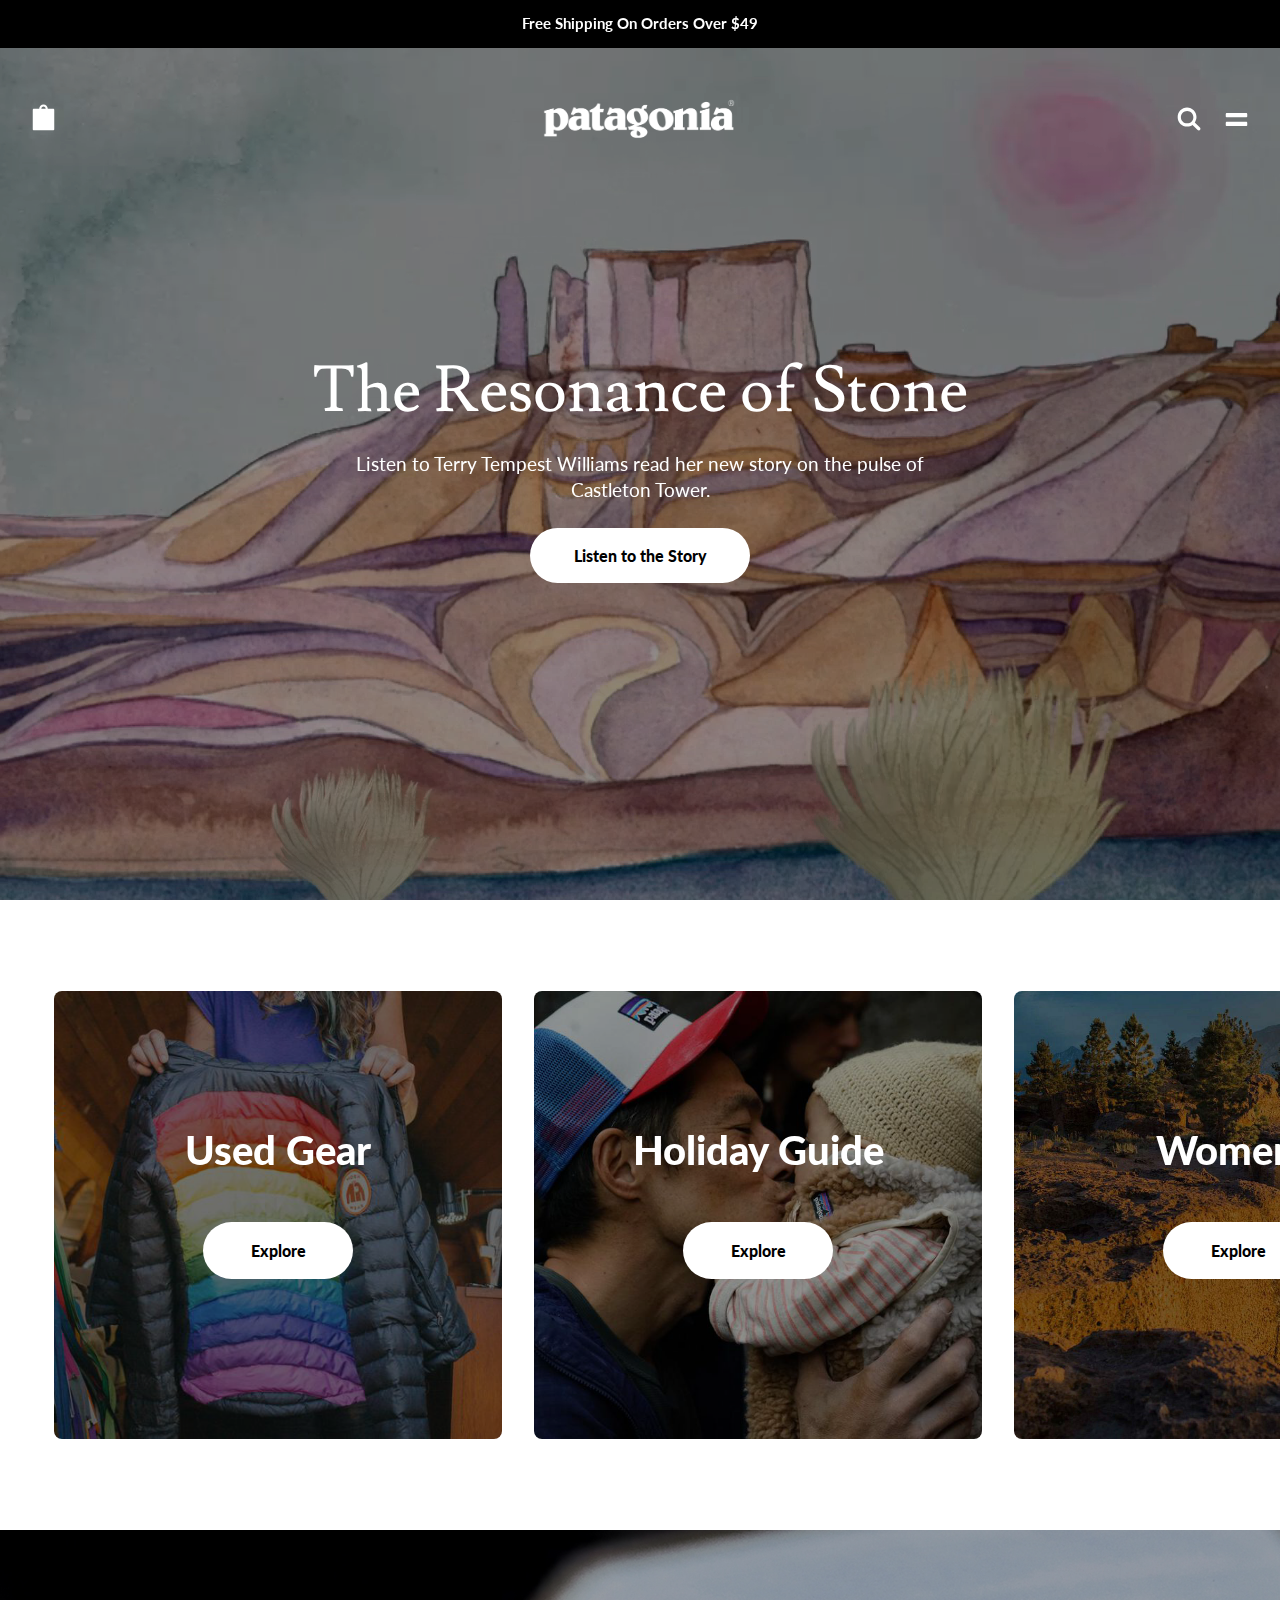
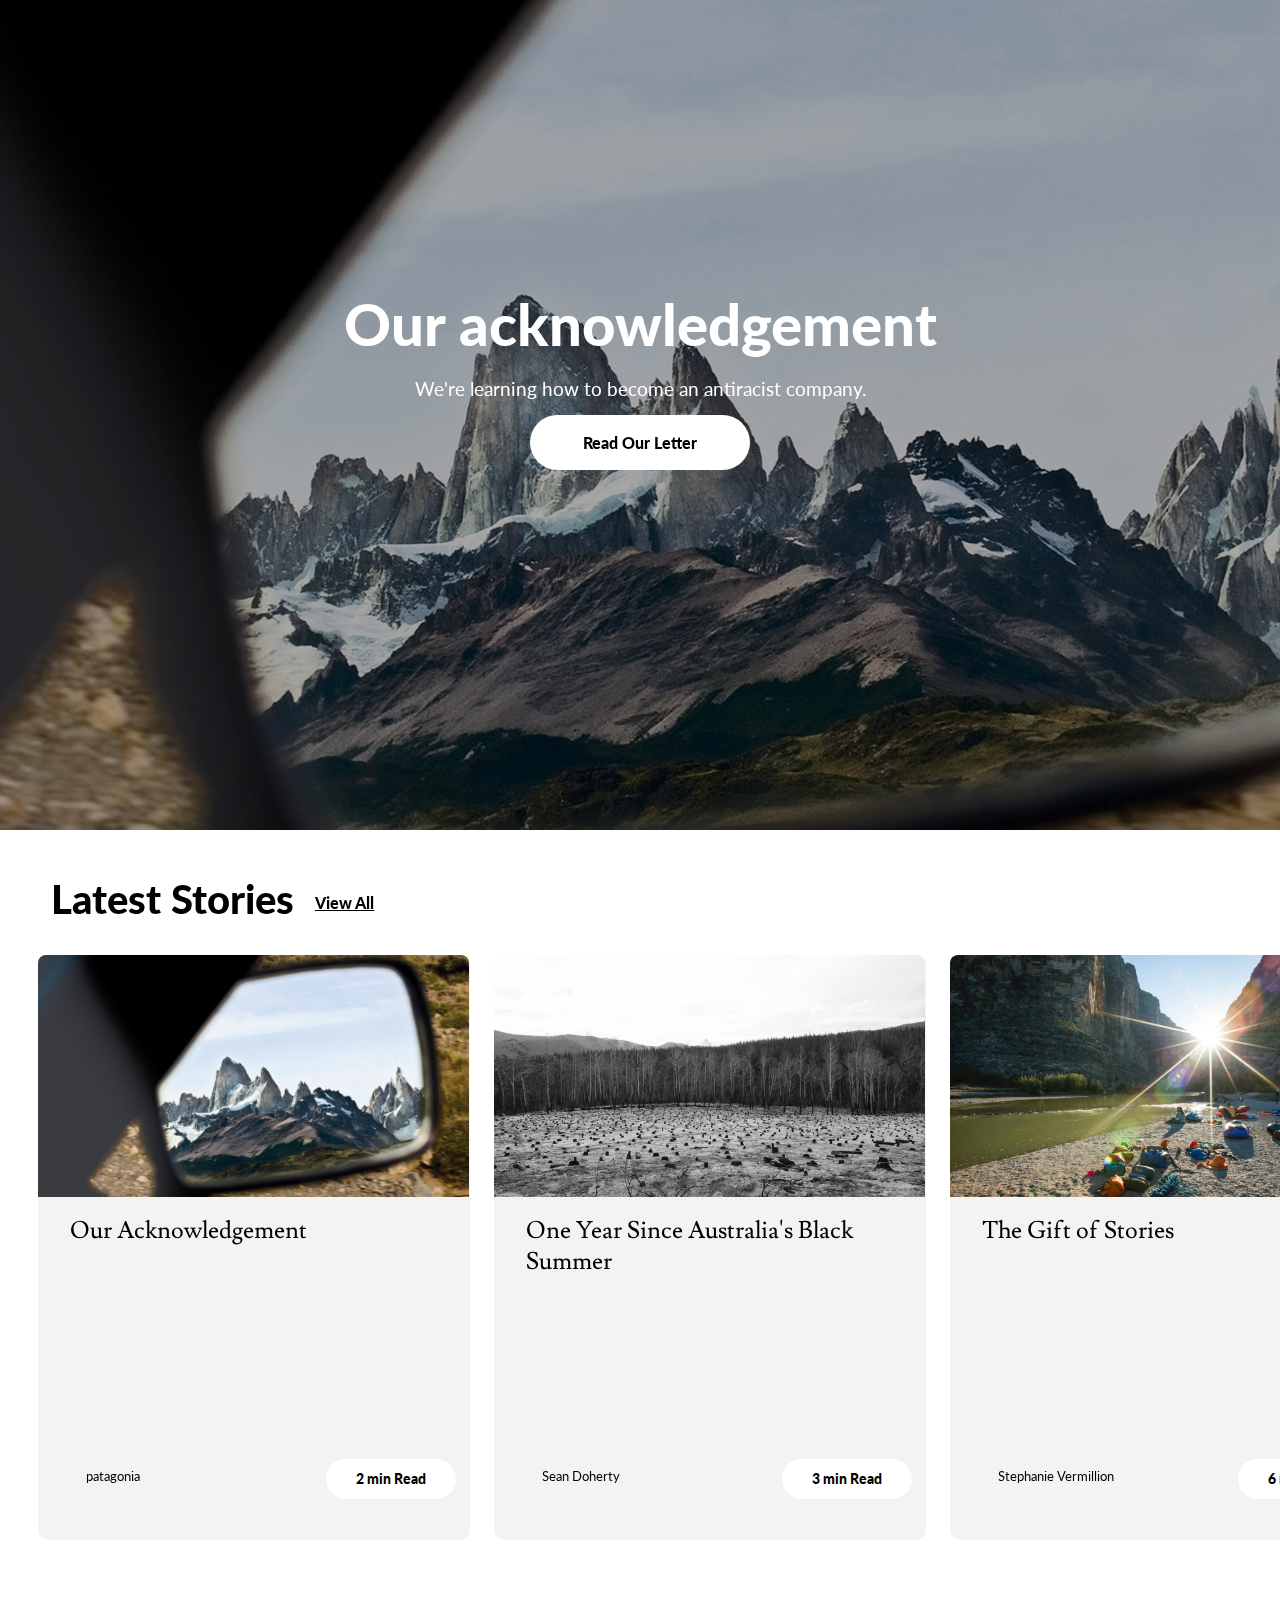
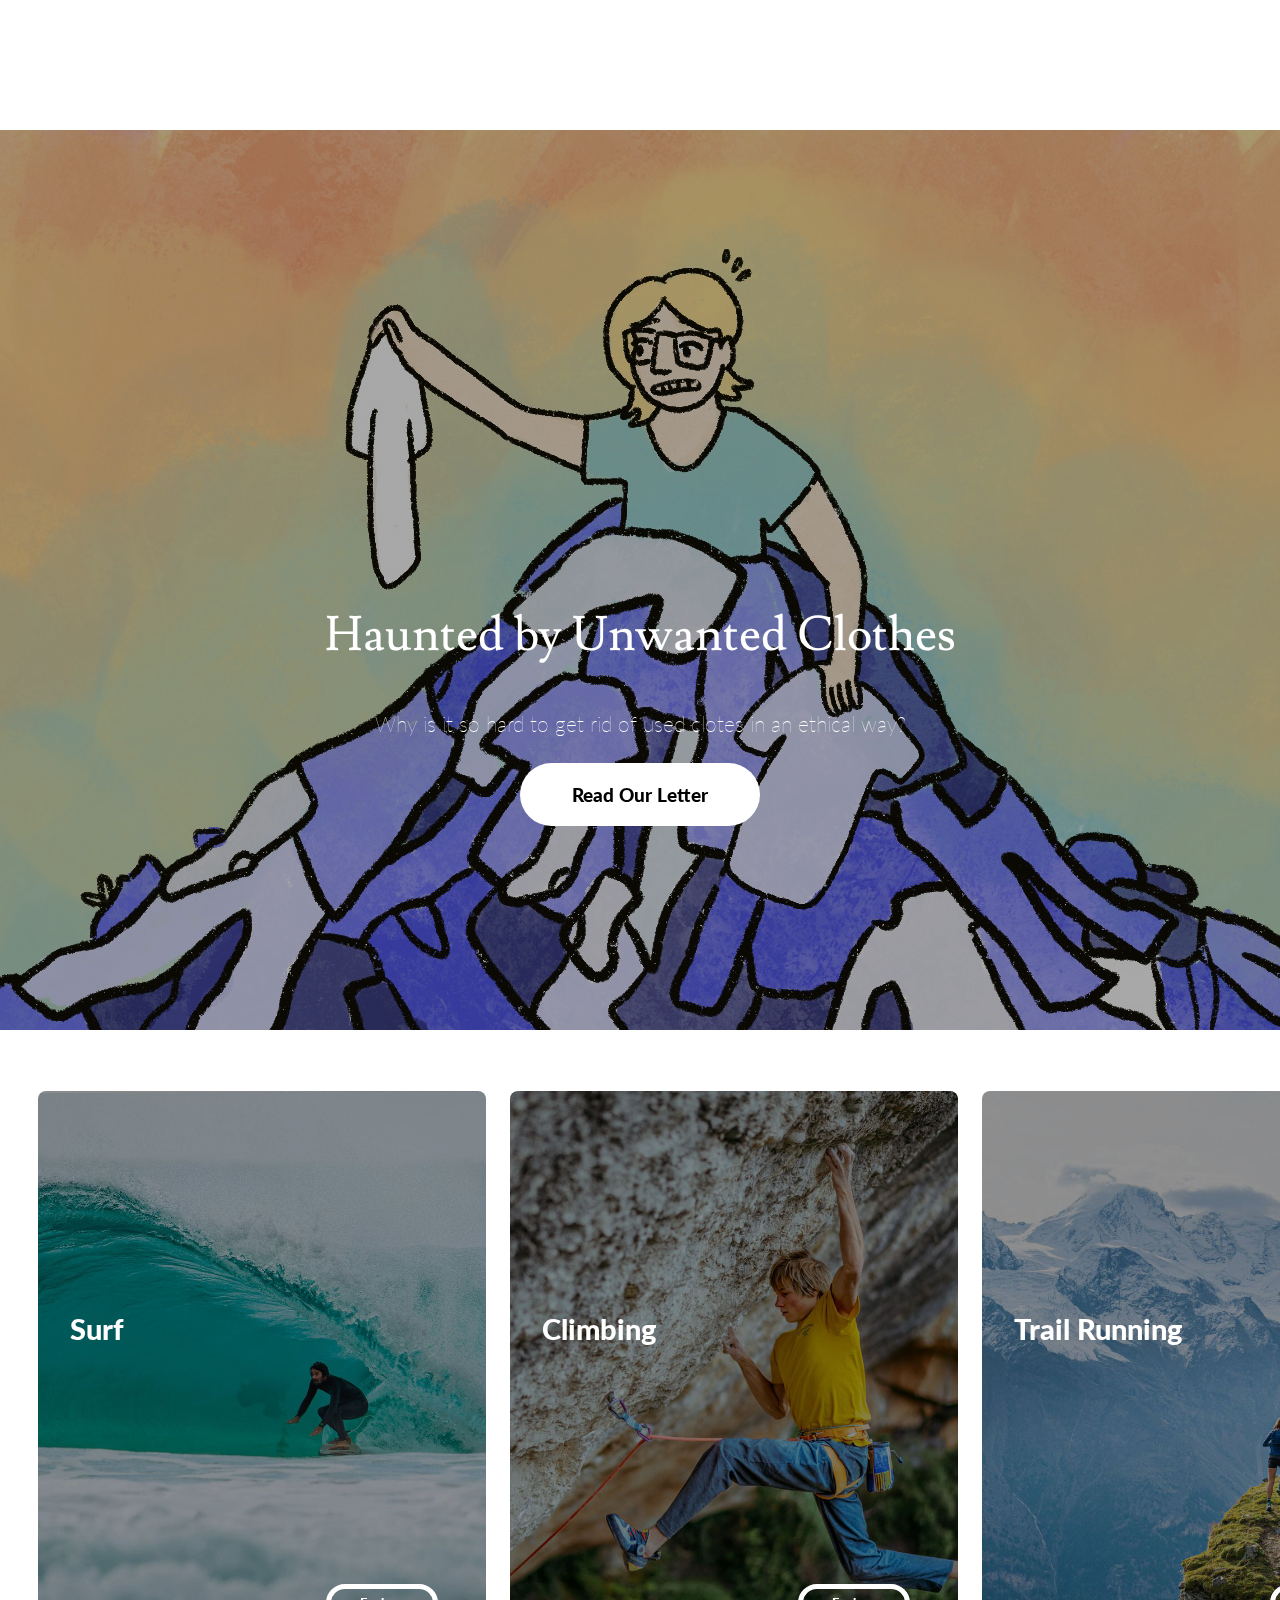
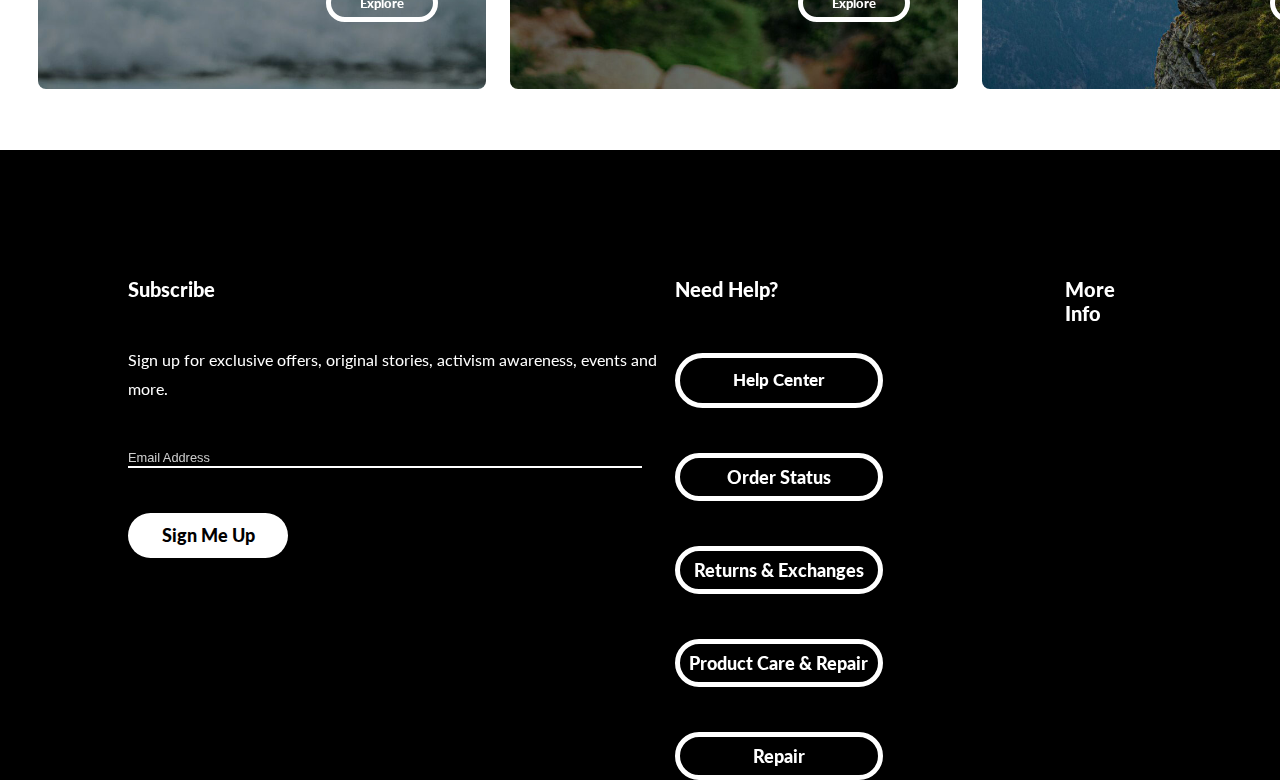
<file: index.html>
<!doctype html>
<html lang="nl">

<head>
	<meta charset="UTF-8">
	<meta name="Julius" content="wip">
	<meta name="viewport" content="width=device-width, initial-scale=1">

	<title>Patagonia Outdoor Clothing & Gear</title>

	<link href="styles/style.css" rel="stylesheet">
	<link rel="preconnect" href="https://fonts.gstatic.com">
	<link href="https://fonts.googleapis.com/css2?family=Lusitana:wght@400;700&display=swap" rel="stylesheet">
	<link rel="preconnect" href="https://fonts.gstatic.com">
	<link
		href="https://fonts.googleapis.com/css2?family=Lato:wght@300;400;700;900&family=Lusitana:wght@400;700&display=swap"
		rel="stylesheet">
	<link rel="icon" type="image/png" href="images/headpic.png">
</head>

<body>
	<header>
		<!-- Blackbar at top of screen that's positioned absolutely-->
		<div class="blackbar"></div>
		<h4 class="shiptext">Free Shipping On Orders Over $49</h4>
		<div class="videocontainer">
			<video autoplay muted loop>
				<source src="videos/header.mp4" type="video/mp4">
			</video>
		</div>
		<!-- Navigation bar flexed, space between. magnifying glass and hamburger paired together -->
		<nav>
			<a><img alt="icon of shoppingbag" src="images/shopping.svg"></a>
			<a><img class="navlogo" alt="Logo of Patagonia" src="images/patlogo.png"></a>
			<div><a><img alt="icon of magnifying glass" src="images/glass.svg"></a>
				<a href="#" id="hamburger"><img alt="three lines forming the hamburger menu"
						src="images/burger.svg"></a></div>
		</nav>
		<!-- Hamburger menu overlay positioned fixed-->
		<div id="hamburgermenu" class="overlay">
			<a href="#" class="closebtn">&times;</a>
			<div class="overlay-content">
				<section class="overlaysection">
					<p>Company</p>
					<a href="activism.html">Business Unusual</a>
					<a href="activism.html">Our Footprint</a>
					<a href="activism.html">Patagonia Films</a>
					<a href="activism.html">1% for the Planet</a>
					<a href="activism.html">How We Fund</a>
					<a href="activism.html">Careers</a>
					<a href="activism.html">Press</a>
				</section>
				<section class="overlaysection">
					<p>Customerservice</p>
					<a href="activism.html">Help Center</a>
					<a href="activism.html">Order Status</a>
					<a href="activism.html">Returns & Exchanges</a>
					<a href="activism.html">Product Care & Repair</a>
					<a href="activism.html">Ironclad Guarantee</a>
					<a href="activism.html">Pro Program</a>
					<a href="activism.html">Find a Store</a>
					<a href="activism.html">Group Sales</a>
				</section>
				<section class="overlaysection">
					<article class="overlayimgsection">
						<h1 class="overlayimghead">Patagonia Action Works</h1>
						<img alt="Woman seen drawing on paper with people surrounding her"
							src="./images/overlayimg1.jpg" class="overlayimg">
					</article>
					<article class="overlayimgsection">
						<h1 class="overlayimghead">Worn Wear</h1>
						<img alt="Wooden Caravan on a beach having people in front in a row"
							src="./images/overlayimg2.jpg" class="overlayimg">
					</article>
					<article class="overlayimgsection">
						<h1 class="overlayimghead">Patagonia Provisions</h1>
						<img alt="Long wooden table filled with food surrounded by adults and young children"
							src="./images/overlayimg3.jpg" class="overlayimg">
					</article>
				</section>
			</div>
		</div>
		<!-- Resonance Section first real section with content-->
		<section class="resonance">
			<h1 class="resonancehead headtextdefault">The Resonance of Stone</h1>
			<p class="resonancetext smalltextdefault">Listen to Terry Tempest Williams read her new story on the pulse
				of
				Castleton Tower.</p>
			<a href="activism.html" class="resonancebutton bigbuttondefault">Listen to the Story</a>
		</section>
	</header>
	<main>
		<!-- First slider, background is positioned absolutely with low z-index-->		
		<section class="slidersection slider">
			<article class="slideritem">
				<h2>Used Gear</h2>
				<a href="activism.html" class="bigbuttondefault sliderbutton">Explore</a>
				<img src="images/jas.png" alt="picture of woman holding a rainbow colored jacket">
			</article>
			<article class="slideritem slideritemnext">
				<h2>Holiday Guide</h2>
				<a href="activism.html" class="bigbuttondefault sliderbutton">Explore</a>
				<img src="images/holidayguide.png" alt="Picture of man kissing a small child">
			</article>
			<article class="slideritem slideritemnext">
				<h2>Women's</h2>
				<a href="activism.html" class="bigbuttondefault sliderbutton">Explore</a>
				<img src="images/stenen.jpg" alt="Picture of yellow rocks with trees">
			</article>
			<article class="slideritem slideritemnext">
				<h2>Men's</h2>
				<a href="activism.html" class="bigbuttondefault sliderbutton">Explore</a>
				<img src="images/bergklimmen.jpg"
					alt="Picture of huge mountains with climbers on them">
			</article>
			<article class="slideritem slideritemnext">
				<h2>Kids' & Baby</h2>
				<a href="activism.html" class="bigbuttondefault sliderbutton">Explore</a>
				<img src="images/kidsbaby.jpg" alt="Picture of small child playing by a waterstream">
			</article>
			<article class="slideritem slideritemnext">
				<h2>Packs & Gear</h2>
				<a href="activism.html" class="bigbuttondefault sliderbutton">Explore</a>
				<img src="images/packsgear.jpg" alt="Picture of hiker on hilltop">
			</article>
			<article class="slideritem slideritemnext">
				<h2>Workwear</h2>
				<a href="activism.html" class="bigbuttondefault sliderbutton">Explore</a>
				<img src="images/workwear.jpg" alt="picture of woman dragging a boulder uphill">
			</article>
		</section>
		<!-- Second non-slider section-->
		<section>
			<div class="mountainimgcontainer">
				<img alt="image of huge snowy mountains" class="mountainimg" src="images/mountains.jpg">
			</div>
			<div class="mountain">
				<h1 class="mountainhead headtextdefault">Our acknowledgement</h1>
				<p class="resonancetext smalltextdefault">We're learning how to become an antiracist company.</p>
				<a href="activism.html" class="mountainbutton bigbuttondefault">Read Our Letter</a>
			</div>
		</section>
		<section>
			<!-- Second slider section-->
			<article class="storiesheads">
				<h3 class="storieshead">Latest Stories</h3>
				<a href="activism.html">
					<p class="storieslink">View All</p>
				</a>
			</article>
			<div class="slider slider2">
				<article class="slideritem slider2item">
					<img src="images/mountains.jpg" alt="Picture of beautiful snowy mountains">
					<h2>Our Acknowledgement</h2>
					<p class="slider2smalltext">patagonia</p>
					<a href="activism.html" class="bigbuttondefault sliderbutton slider2button">2 min Read</a>
				</article>
				<article class="slideritem slideritemnext slider2item">
					<img src="images/australiablacksummer.jpg"
						alt="Black and white picture of burnt forests in australia">
					<h2>One Year Since Australia's Black Summer</h2>
					<p class="slider2smalltext">Sean Doherty</p>
					<a href="activism.html" class="bigbuttondefault sliderbutton slider2button">3 min Read</a>
				</article>
				<article class="slideritem slideritemnext slider2item">
					<img src="images/giftofstories.jpg"
						alt="Picture of plastic bottles and such on the shore of a river between two mountains">
					<h2>The Gift of Stories</h2>
					<p class="slider2smalltext">Stephanie Vermillion</p>
					<a href="activism.html" class="bigbuttondefault sliderbutton slider2button">6 min Read</a>
				</article>
				<article class="slideritem slideritemnext slider2item">
					<img src="images/puelovalley.jpg"
						alt="Picture of incredibly high mountains with snow peaks and valleys with trees">
					<h2>Connecting the Cochamó and Puelo Valleys</h2>
					<p class="slider2smalltext">Felipe Cancino</p>
					<a href="activism.html" class="bigbuttondefault sliderbutton slider2button">6 min Read</a>
				</article>
				<article class="slideritem slideritemnext slider2item">
					<img src="images/everyoneswildness.jpg"
						alt="Picture of misty white mountains with lush forests in the foreground.">
					<h2>Everyone's Wildness</h2>
					<p class="slider2smalltext">J. Drew Lanham</p>
					<a href="activism.html" class="bigbuttondefault sliderbutton slider2button">7 min Read</a>
				</article>
				<article class="slideritem slideritemnext slider2item">
					<img src="images/soulcraft.jpg"
						alt="Picture of misty white mountains with lush forests in the foreground.">
					<h2>SoulCraft</h2>
					<p class="slider2smalltext">Meaghen Brown</p>
					<a href="activism.html" class="bigbuttondefault sliderbutton slider2button">4 min Read</a>
				</article>
			</div>
		</section>
		<!-- Third and last non-slider section-->
		<section>
			<div class="hauntedimgcontainer">
				<img alt="Drawn picture of guy standing on hill of shirts" class="hauntedimg" src="images/haunted.jpg">
			</div>
			<div class="haunted">
				<h1 class="hauntedhead headtextdefault">Haunted by Unwanted Clothes</h1>
				<p class="hauntedtext smalltextdefault">Why is it so hard to get rid of used clotes in an ethical way?
				</p>
				<a href="activism.html" class="hauntedbutton bigbuttondefault">Read Our Letter</a>
			</div>
		</section>
		<!-- Third and last slider section-->
		<section class="slidersectie sportensectie">
			<div class="slider slider3">
				<article class="slider3item slideritem">
					<h2>Surf</h2>
					<button class="bigbuttondefault sliderbutton slider3button">Explore</button>
					<img class="slider3img" src="images/surfing.jpg"
						alt="picture of woman holding a rainbow colored jacket">
				</article>
				<article class="slideritem slider3item slideritemnext">
					<h2>Climbing</h2>
					<button class="bigbuttondefault sliderbutton slider3button">Explore</button>
					<img class="slider3img" src="images/climbing.jpg"
						alt="picture of woman holding a rainbow colored jacket">
				</article>
				<article class="slideritem slider3item slideritemnext">
					<h2>Trail Running</h2>
					<button class="bigbuttondefault sliderbutton slider3button">Explore</button>
					<img class="slider3img" src="images/trailrouting.jpg"
						alt="picture of woman holding a rainbow colored jacket">
				</article>
				<article class="slideritem slider3item slideritemnext">
					<h2>Mountain Biking</h2>
					<button class="bigbuttondefault sliderbutton slider3button">Explore</button>
					<img class="slider3img" src="images/mountainbiking.jpg"
						alt="picture of woman holding a rainbow colored jacket">
				</article>
				<article class="slideritem slider3item slideritemnext">
					<h2>Fly Fishing</h2>
					<button class="bigbuttondefault sliderbutton slider3button">Explore</button>
					<img class="slider3img" src="images/Flyfishing.jpg" alt="picture of flyfish">
				</article>
				<article class="slideritem slider3item slideritemnext">
					<h2>Kitesurfing</h2>
					<button class="bigbuttondefault sliderbutton slider3button">Explore</button>
					<img class="slider3img" src="images/kitesurfing.jpg"
						alt="Picture of man on kiteboard surfing on sea">
				</article>
				<article class="slideritem slider3item slideritemnext">
					<h2>Snow</h2>
					<button class="bigbuttondefault sliderbutton slider3button">Explore</button>
					<img class="slider3img" src="images/snow.jpg"
						alt="Picture of man on kiteboard surfing on sea">
				</article>
			</div>
		</section>
	</main>
	<!--footer, section with background color property-->
	<footer>
		<section class="footersection">
			<section class="footersection1">
				<h3>Subscribe</h3>
				<p>Sign up for exclusive offers, original stories, activism awareness, events and more.</p>
				<form>
					<input class="mailform" type="text" id="email" name="email" placeholder="Email Address">
				</form>
				<button class="bigbuttondefault footersignup">Sign Me Up</button>
			</section>
			<section class="footersection2">
				<h3 class="helptext">Need Help?</h3>
				<button class="bigbuttondefault footerbutton">Help Center</button>
				<button class="bigbuttondefault footerbutton">Order Status</button>
				<button class="bigbuttondefault footerbutton">Returns & Exchanges</button>
				<button class="bigbuttondefault footerbutton">Product Care & Repair</button>
				<button class="bigbuttondefault footerbutton">Repair</button>
			</section>
			<h3 class="helptext">More Info</h3>
		</section>

	</footer>
	<script src="scripts/script.js"></script>
</body>

</html>
</file>
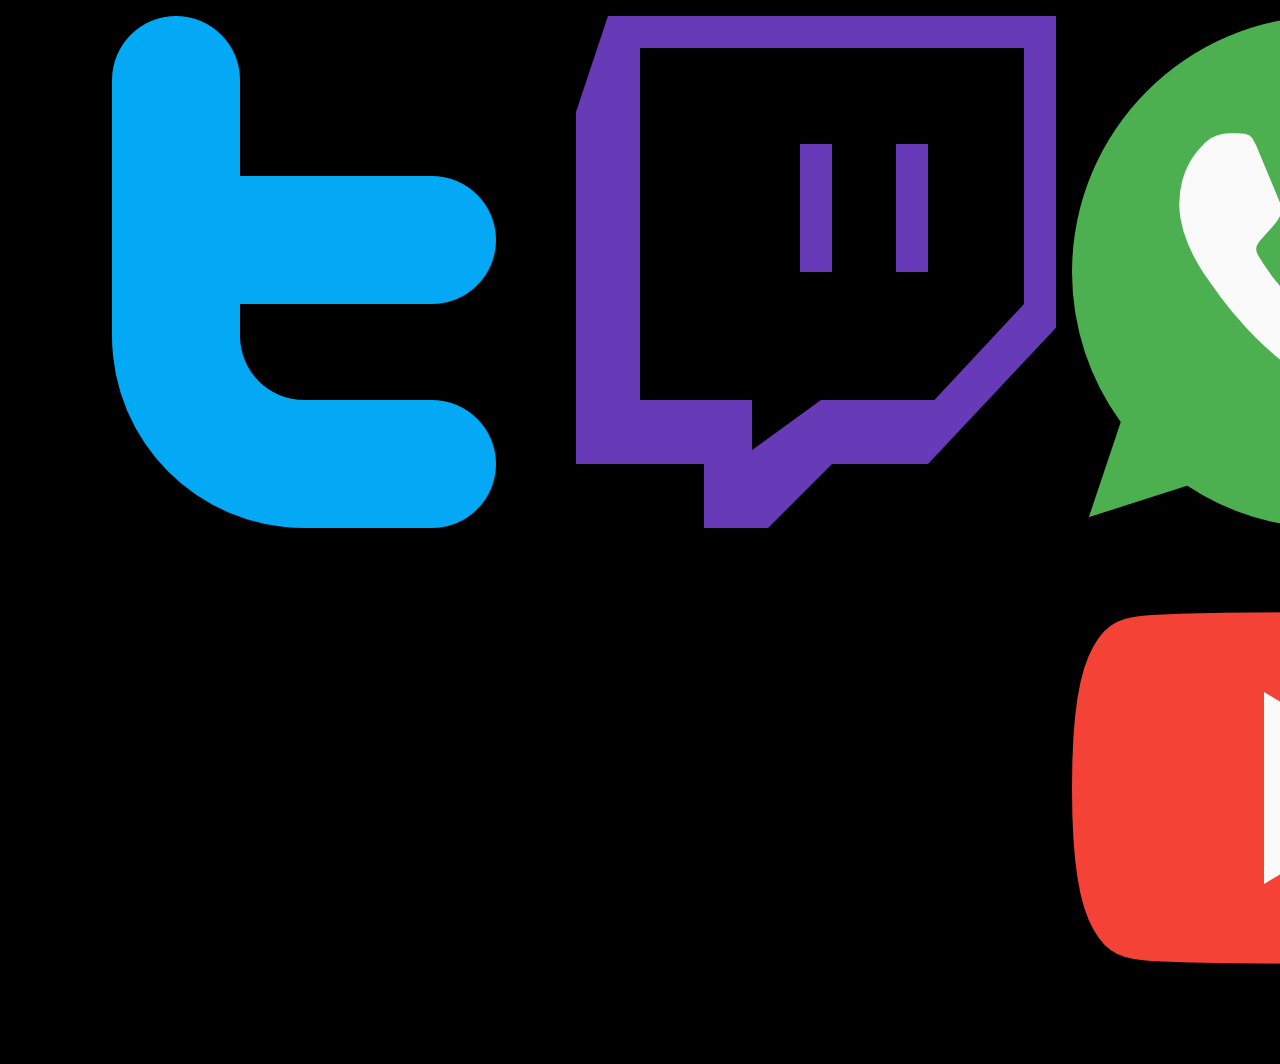
<file: Test/index.html>
<!DOCTYPE html>
<html lang="en">
<head>
    <meta charset="UTF-8">
    <meta name="viewport" content="width=device-width, initial-scale=1.0">
    <title>Document</title>
    <link href="styles/style.css" rel="stylesheet">
</head>
<body>
    <ul class="navbar">
        <a><img class="navitem1" src="images/twitter.png"></a>
        <a><img class="navitem2" src="images/twitch.png"></a>
        <div>
        <a><img class="navitem3" src="images/whatsapp.png"></a>
        <a><img class="navitem4" src="images/youtube.png"></a>
    </div>
	</ul>
</body>
</html>
</file>
<file: styles/style.css>
/* CSS Document */
*,
*::after,
*::before {
  box-sizing: border-box;
  margin: 0;
  padding: 0;
}

body {
  width: 100%;
  padding: 0px;
  overflow-x: hidden;
}

.blackbar {
  position: absolute;
  top: 0px;
  height: 48px;
  width: 100%;
  z-index: 5;
  background-color: black;
}

.shiptext {
  font-family: 'Lato', sans-serif;
  font-size: 0.91em;
  font-weight: bold;
  color: white;
  z-index: 5;
  position: absolute;
  top: 15px;
  text-align: center;
  width: 100%;
}

.videocontainer {
  position: absolute;
  top: 0;
  left: 0;
  width: 100%;
  height: 100vh;
  overflow: hidden;
  z-index: -1;
  background-color: black;
}

.videocontainer video {
  min-width: 100%;
  min-height: 100%;
  width: auto;
  height: auto;
  position: absolute;
  top: 65%;
  left: 60%;
  transform: translate(-55%, -55%);
  opacity: 66%;
}

header nav {
  position: absolute;
  top: 8%;
  margin-top: 0;
  padding: 22px;
  display: flex;
  justify-content: space-between;
  width: 100%;
  flex-direction: row;
  list-style-type: none;
  align-items: center;

}

nav img {
  width: 43px;
  height: auto;
}

.navlogo {
  width: 6.7rem;
  height: auto;
  margin-left: 30px;
}

.bigbuttondefault {
  font-family: 'Lato', sans-serif;
  font-weight: 900;
  border: none;
  color: black;
  background-color: white;
  padding: 19px 10%;
  font-size: 16px;
  border-radius: 35px;
  width: 90%;
  margin-left: 5%;
  margin-top: 7%;
  margin-bottom: 4rem;
  text-align: center;
  text-decoration: none;
}

.bigTextBold {
  font-family: 'lato', serif;
  color: #212519;
  z-index: 5;
  font-size: 2.5em;
  line-height: 1.2;
  font-weight: 900;
  text-align: center;

}

.headtextdefault {
  font-family: 'Lusitana', serif;
  font-size: 2em;
  z-index: 2;
  color: white;
  font-weight: 200;
  margin-left: 11%;
  width: 70%;
}

.smalltextdefault {
  font-family: 'Lato', sans-serif;
  font-size: 1em;
  color: white;
  z-index: 2;
  line-height: 26px;
  margin-left: 11%;
  width: 70%;
  margin-top: 2vh;
}

/* RESONANCE STUKJE*/
.resonance {
  display: flex;
  flex-direction: column;
  text-align: left;
  justify-content: flex-end;
  width: 100%;
  height: 100vh;
  overflow: auto;
}

/*Slider Default */

.slider {
  display: flex;
  flex-direction: row;
  width: 100%;
  scroll-snap-type: x mandatory;
  overflow: scroll;
  overflow-y: hidden;
  align-items: center;
  height: 60vh;
}

.slideritem {
  position: relative;
  max-width: 100%;
  width: 18rem;
  flex-shrink: 0;
  scroll-snap-align: center;
  display: flex;
  justify-content: center;
}

.slider article h2 {
  font-family: "lato", serif;
  font-size: 1.5em;
  font-weight: 900;
  position: absolute;
  color: white;
  margin-top: 8vh;
  top: calc(15% - 1em);
}

.slider article img {
  display: block;
  width: 95%;
  height: auto;
  border-radius: 8px;
  max-width: 25em;
  scroll-snap-align: center;
  width: 17rem;
}

.sliderbutton {
  position: absolute;
  top: 0;
  max-width: 150px;
  margin-top: 15vh;
  top: calc(15% - 1em);
  margin-left: 0;
}


.slider article:first-of-type {
  margin-left: 10vw;
}

/* MOUNTAIN STUKJE*/

.mountainimgcontainer {
  position: absolute;
  top: 160vh;
  left: 0;
  width: 100%;
  height: 100vh;
  overflow: hidden;
  z-index: -1000;
  background-color: black;
}

.mountainimg {
  min-width: 100%;
  min-height: 100%;
  width: auto;
  height: auto;
  position: absolute;
  top: 50%;
  left: 50%;
  transform: translate(-50%, -50%);
  opacity: 66%;
  z-index: 100;
}

.mountain {
  display: flex;
  flex-direction: column;
  width: 100%;
  height: auto;
  display: flex;
  text-align: left;
  justify-content: flex-end;
  height: 100vh;
}

.mountainhead {
  font-family: 'Lato', serif;
  font-size: 28px;
  font-weight: 900;
  margin-top: 70vh;
}

/*Stories Slider */
main section:nth-of-type(3) {
  display: flex;
  flex-direction: column;
  height: 80vh;
}

.storieshead {
  font-family: "lato", serif;
  font-size: 1.3em;
  z-index: 2;
  color: black;
  font-weight: 900;
  width: 100%;
  text-align: center;
  margin-top: 4vh;

}

.slider2 {
  align-items: flex-start;
  margin-top: 2em;
}

.storieslink {
  font-family: "lato", serif;
  font-size: 0.9em;
  z-index: 2;
  color: black;
  font-weight: 900;
  width: 100%;
  text-align: center;
  margin-top: 0.8em;
  text-decoration: underline;

}

.slider2 article h2 {
  font-family: 'Lusitana', serif;
  font-size: 1.3em;
  font-weight: normal;
  color: black;
  margin-top: 10rem;
  margin-left: 2rem;
}

.actslider1 article h2 {
  font-family: 'Lusitana', serif;
  font-size: 1.3em;
  font-weight: normal;
  color: black;
  margin-top: 10rem;
  margin-left: 2rem;
}

.slider2button {
  margin-top: 40vh;
  background-color: white;
  margin-left: 9rem;
  font-size: 0.8em;
  padding: 12px;
  width: 40%;

}

.slider2item {
  justify-content: left;
  flex-direction: column;
  background-color: rgb(243, 243, 243);
  margin-right: 1.5rem;
  width: 18rem;
  border-radius: 10px;
  min-height: 90%;
}


.slider2smalltext {
  font-family: "lato", serif;
  font-size: 0.8em;
  position: absolute;
  margin-top: 48vh;
  margin-left: 3rem;
}

.slider2 article img {
  width: 18rem;
  border-radius: 8px 8px 0px 0px;
}

.actslider1 article img {
  width: 18rem;
  border-radius: 8px 8px 0px 0px;
}


/* HAUNTED STUKJE*/

.hauntedimgcontainer {
  position: absolute;
  top: 340vh;
  left: 0;
  width: 100%;
  height: 100vh;
  overflow: hidden;
  z-index: -1000;
  background-color: black;
}

.hauntedimg {
  min-width: 100%;
  min-height: 100%;
  width: auto;
  height: auto;
  position: absolute;
  top: 50%;
  left: 50%;
  transform: translate(-50%, -50%);
  opacity: 66%;
  z-index: -1000;
}

.haunted {
  display: flex;
  flex-direction: column;
  width: 100%;
  height: auto;
  display: flex;
  text-align: left;
  justify-content: flex-end;
  height: 100vh;
}

.hauntedhead {
  font-family: 'Lusitana', serif;
  font-size: 30px;
}

.hauntedbutton {
  margin-bottom: 40vh;
}

/* Laatste slider*/

.slider3button {
  border: 5px solid white;
  background-color: unset;
  color: white;
  padding: 6px 6px;
  font-size: 0.8em;
  margin-top: 17rem;
  margin-left: 7rem;
  position: absolute;
  margin-right: 1rem;
}

.slider3 article h2 {
  margin-top: 7rem;
}

.slider3 {
  height: 70vh;
  align-items: center;
}

.slider3img {
  width: 18rem;
  border-radius: 8px;
}

.slider3item {
  margin-right: 1.5rem;
  width: 18rem;
}

/* FOOTER*/

footer {
  background-color: black;
  height: 130vh;
  display: flex;
  flex-direction: column;
  align-items: center;
  justify-content: space-between;

}

.footersection {
  margin-top: 5vh;
  margin-left: 5vw;
}

.footersection3 {
  display: flex;
  flex-direction: row;
  text-decoration: none;
}

.S3List1 {
  text-decoration: none;
}

.smallfootertext {
  text-decoration: none;
  color: rgb(180, 180, 180);
}

footer h3 {
  font-family: 'lato', serif;
  color: white;
  z-index: 5;
  font-size: 1.25em;
  font-weight: 900;
}

footer :nth-child(2) {
  font-family: 'lato', serif;
  color: white;
  z-index: 5;
  font-size: 1.02em;
  line-height: 1.75;
  margin-top: 5vh;
}

.footersignup {
  width: 10rem;
  padding: 12px;
  margin: 0;
  margin-top: 5vh;
  font-size: 1.1em;
}

.footerbutton {
  width: 13rem;
  padding: 8px;
  margin: 0;
  margin-top: 5vh;
  font-size: 1.1em;
  border: 5px solid white;
  background-color: unset;
  color: white;
}

.mailform {
  width: 94%;
  background: none;
  border: none;
  border-bottom: 2px solid white;
  color: white;
  font-size: 1em;
  margin-top: 5vh;
}

::placeholder {
  opacity: 0.8;
  color: white;
  font-size: 0.8em;
  font-weight: normal;
}

.helptext {
  margin-top: 2rem;
  margin-bottom: 0rem;
}

/*Activism Page*/
.smalltextactivism {
  font-family: 'lato', serif;
  color: black;
  z-index: 5;
  font-size: 1em;
  line-height: 1.7;
  text-align: center;
  margin-top: 4vh;
  width: 80%;
  font-weight: normal;

}

.activismhead {
  display: flex;
  justify-content: center;
  flex-direction: column;
  align-items: center;
  height: 100vh;
}

/* Green Future section */
.greenfutureimgcontainer {
  position: absolute;
  top: 200vh;
  left: 0;
  width: 100%;
  height: 100vh;
  overflow: hidden;
  z-index: -1000;
  background-color: black;
}

.greenimg {
  min-width: 100%;
  min-height: 100%;
  width: auto;
  height: auto;
  position: absolute;
  top: 50%;
  left: 50%;
  transform: translate(-50%, -50%);
  opacity: 66%;
  z-index: 100;
}

.greenfuturesection {
  height: 100vh;
}

/* First Slider of 2nd page */
.activismmain .actslider1 {
  height: 70vh;
  display: flex;
  align-items: center;
  justify-content: center;
}


/* Public Trust Stuk */
.videocontainer2 {
  position: absolute;
  top: 370vh;
  left: 0;
  width: 100%;
  height: 100vh;
  overflow: hidden;
  z-index: -1;
  background-color: black;
}

.publictrust {
  text-align: center;
  margin-left: 0;
  margin-right: 0;
  width: 100%;
  height: 100vh;
  display: flex;
  flex-direction: column;
  justify-content: center;
}

.publictrustHead {
  font-size: 4.5em;
  margin-top: 0vh;
  margin-left: 0;
  margin-right: 0;
  width: 100%;
  font-family: 'Lusitana', serif;
  color: white;
  font-weight: 200;
}

.publictrustText {
  margin-left: 0;
  width: 100%;
  margin-right: 0;
  font-family: 'Lato', sans-serif;
  font-size: 1.1em;
  color: white;
  margin-top: 2vh;
}

.publicTrustButton {
  font-family: 'Lato', sans-serif;
  font-weight: 900;
  border: none;
  color: black;
  background-color: white;
  padding: 19px 10%;
  font-size: 16px;
  border-radius: 35px;
  margin-top: 5vh;
  text-align: center;
  text-decoration: none;
  max-width: 30rem;
  min-width: 11rem;
}

.activismfooter {
  margin-top: 0vh;
}

/* Overlay van W3Schools */
.overlay {
  height: 100%;
  width: 0;
  position: fixed;
  z-index: 10;
  background-color: rgb(0, 0, 0);
  background-color: rgba(0, 0, 0);
  overflow-x: hidden;
  transition: 0.3s;
}

.overlay-content {
  position: relative;
  top: 5vh;
  margin-top: 30px;
  font-family: 'Lato', sans-serif;
  display: flex;
  justify-content: center;
  flex-direction: column;
  align-items: center;
  align-content: center;
  margin-top: 10vh;
}

.overlaysection {
  display: flex;
  flex-direction: column;
  text-align: center;
  margin-bottom: 5vh;
}

.overlay a {
  text-decoration: none;
  font-size: 20px;
  color: #ffffff;
  display: block;
  font-weight: 700;
  font-size: 1.2rem;
  line-height: 3rem;
  transition: 0.3s;
}

.overlay p {
  font-weight: bold;
  font-size: 0.8rem;
  color: gray;
  margin-bottom: 1rem;

}

.overlayimg {
  border-radius: 8px;
  width: 13rem;
  margin-bottom: 1.4rem;
}

.overlayimghead {
  position: absolute;
  color: white;
  margin-bottom: 1rem;
}

.overlayimgsection {
  position: relative;
  display: flex;
  justify-content: center;
  text-align: center;
  align-items: center;
}

.overlay a:hover,
.overlay a:focus {
  color: #f1f1f1;
}

.overlay .closebtn {
  position: absolute;
  top: 20px;
  right: 45px;
  font-size: 60px;
}

/* COMPUTER */
@media only screen and (min-width: 768px) {
  .navlogo {
    width: 12rem;
    margin-left: 45px;
  }

  .videocontainer video {
    left: 55%;
    top: 55%;
  }

  .resonance {
    display: flex;
    justify-content: center;
    width: 100%;
    height: 100vh;
    overflow: hidden;
  }

  .resonancebutton {
    align-self: center;
    margin-left: 0;
    padding: 18px;
    white-space: nowrap;
    margin-top: 2%;
    width: 220px;
    margin-bottom: 15%;
  }

  .resonancehead {
    margin-left: 0;
    width: 100%;
    text-align: center;
    font-size: 64px;
    margin-top: 25vh;
  }

  .resonancetext {
    text-align: center;
    margin-left: 25%;
    width: 50%;
    font-size: 1.2rem;
  }

  .mountainhead {
    text-align: center;
    margin-left: 0;
    width: 100%;
    font-size: 3.6rem;
  }

  .mountainbutton {
    align-self: center;
    margin-left: 0;
    padding: 18px;
    white-space: nowrap;
    margin-top: 1%;
    width: 220px;
    margin-bottom: 40vh;
  }

  .slideritem {
    width: 30rem;
  }

  .slider article:first-of-type {
    margin-left: 3%;
  }

  .slider article img {
    width: 28rem;
    max-width: 31rem;
  }

  .slider {
    height: 70vh;
  }

  .slider article h2 {
    font-size: 2.5rem;
    margin-top: 12vh;
  }

  .sliderbutton {
    margin-top: 20vh;
  }

  .mountainimgcontainer {
    margin-top: 10vh;
  }

  .mountain {
    height: 100vh;
  }

  .hauntedimgcontainer {
    margin-top: 30vh;

  }

  .hauntedhead {
    font-size: 3rem;
    width: 100%;
    margin: 0;
    margin-top: 30vh;
  }

  .hauntedtext {
    width: 100%;
    margin: 0;
    font-size: 1.3rem;
    font-weight: lighter;
    margin-top: 5vh;
  }

  .haunted {
    text-align: center;
    width: 100%;
    justify-content: center;
    height: 100vh;
    align-items: center;
  }

  .hauntedbutton {
    width: 30%;
    margin: 0;
    white-space: nowrap;
    margin-top: 2%;
    width: 240px;
    padding: 20px;
    font-size: 1.2em;
  }

  main section:nth-of-type(3) {
    height: 100vh;
  }

  .storieshead {
    font-size: 2.5rem;
    text-align: left;
    margin-left: 4%;
    width: 16.5rem;
    margin-top: 5vh;
  }

  .storiesheads {
    display: flex;
    flex-direction: row;
  }

  .storieslink {
    font-size: 1em;
    font-weight: 900;
    margin-top: 7vh;
  }

  .slider2 {
    height: 100vh;
  }

  .slider2 article h2 {
    margin-top: 2vh;
    font-size: 1.5em;
    position: relative;
    margin-left: 2rem;
    top: 0;
  }

  .slider2button {
    margin-top: 56vh;
    background-color: white;
    margin-left: 18rem;
    font-size: 0.85em;
    padding: 12px;
    width: 30%;
    position: absolute;
    margin-right: 3rem;
    top: 0;

  }

  .slider2item {
    justify-content: left;
    flex-direction: column;
    background-color: rgb(243, 243, 243);
    margin-right: 1.5rem;
    width: 27rem;
    border-radius: 10px;
    min-height: 60vh;
    height: 65vh;
  }

  .slider2 article img {
    width: 26.9rem;
    border-radius: 8px 8px 0px 0px;
  }

  .actslider1 article img {
    width: 26.9rem;
    border-radius: 8px 8px 0px 0px;
  }

  .slider2smalltext {
    margin-top: 57vh;
    margin-left: 3rem;
  }

  .sportensectie {
    height: 80vh;
    justify-content: flex-end;
  }

  .slider3img {
    border-radius: 8px;
    margin: 0;
    width: 28rem;

  }

  .slider3item {
    justify-content: left;
    margin-right: 1.5rem;
    width: 28rem;
    border-radius: 10px;

  }

  .slider3 {
    height: 80vh;
  }

  .slider3 article h2 {
    margin-top: 10rem;
    position: absolute;
    font-size: 1.8em;
    margin-left: 2rem;
  }

  .slider3button {
    border: 5px solid white;
    background-color: unset;
    color: white;
    padding: 6px 6px;
    width: 7rem;
    font-size: 0.8em;
    margin-top: 26rem;
    position: absolute;
    margin-left: 18rem;
  }

  .footersection {
    display: flex;
    flex-direction: row;
    align-items: baseline;
    width: 80%;
    justify-content: center;
    padding: 0;
    margin-left: 0;
  }

  .footersection2 {
    width: 40%;
  }

  footer {
    height: 70vh;

  }

  /* 2ND PAGE */
  .bigTextBold {
    font-size: 4em;
  }

  /* activism slider*/
  .actslider1 article h2 {
    margin-top: 2vh;
    font-size: 1.5em;
    position: relative;
    margin-left: 2rem;
    top: 0;
  }

  /*Public Trust */
  .greenFuturediv {
    text-align: center;
  }

  .greensmalltext {
    margin-left: 0;
    margin-right: 0;
    width: 100%;
    margin-top: 2vh;
  }

  .smalltextactivism {
    font-size: 1.2em;
  }

  .overlay-content {
    flex-direction: row;
    top: 25%;
    margin-top: 0;
  }

  .overlaysection {
    margin-right: 10rem;
  }
}
</file>
<file: Test/styles/style.css>
body {
    height: 100%;
    padding: 0px;
    width: 100%;
    overflow-x: hidden;
    background-color: black;
}
.navbar {
    display: flex;
    justify-content: space-between;
    list-style-type: none;
}
.navitem {
    height: 100px;
    width: auto;
}
</file>
